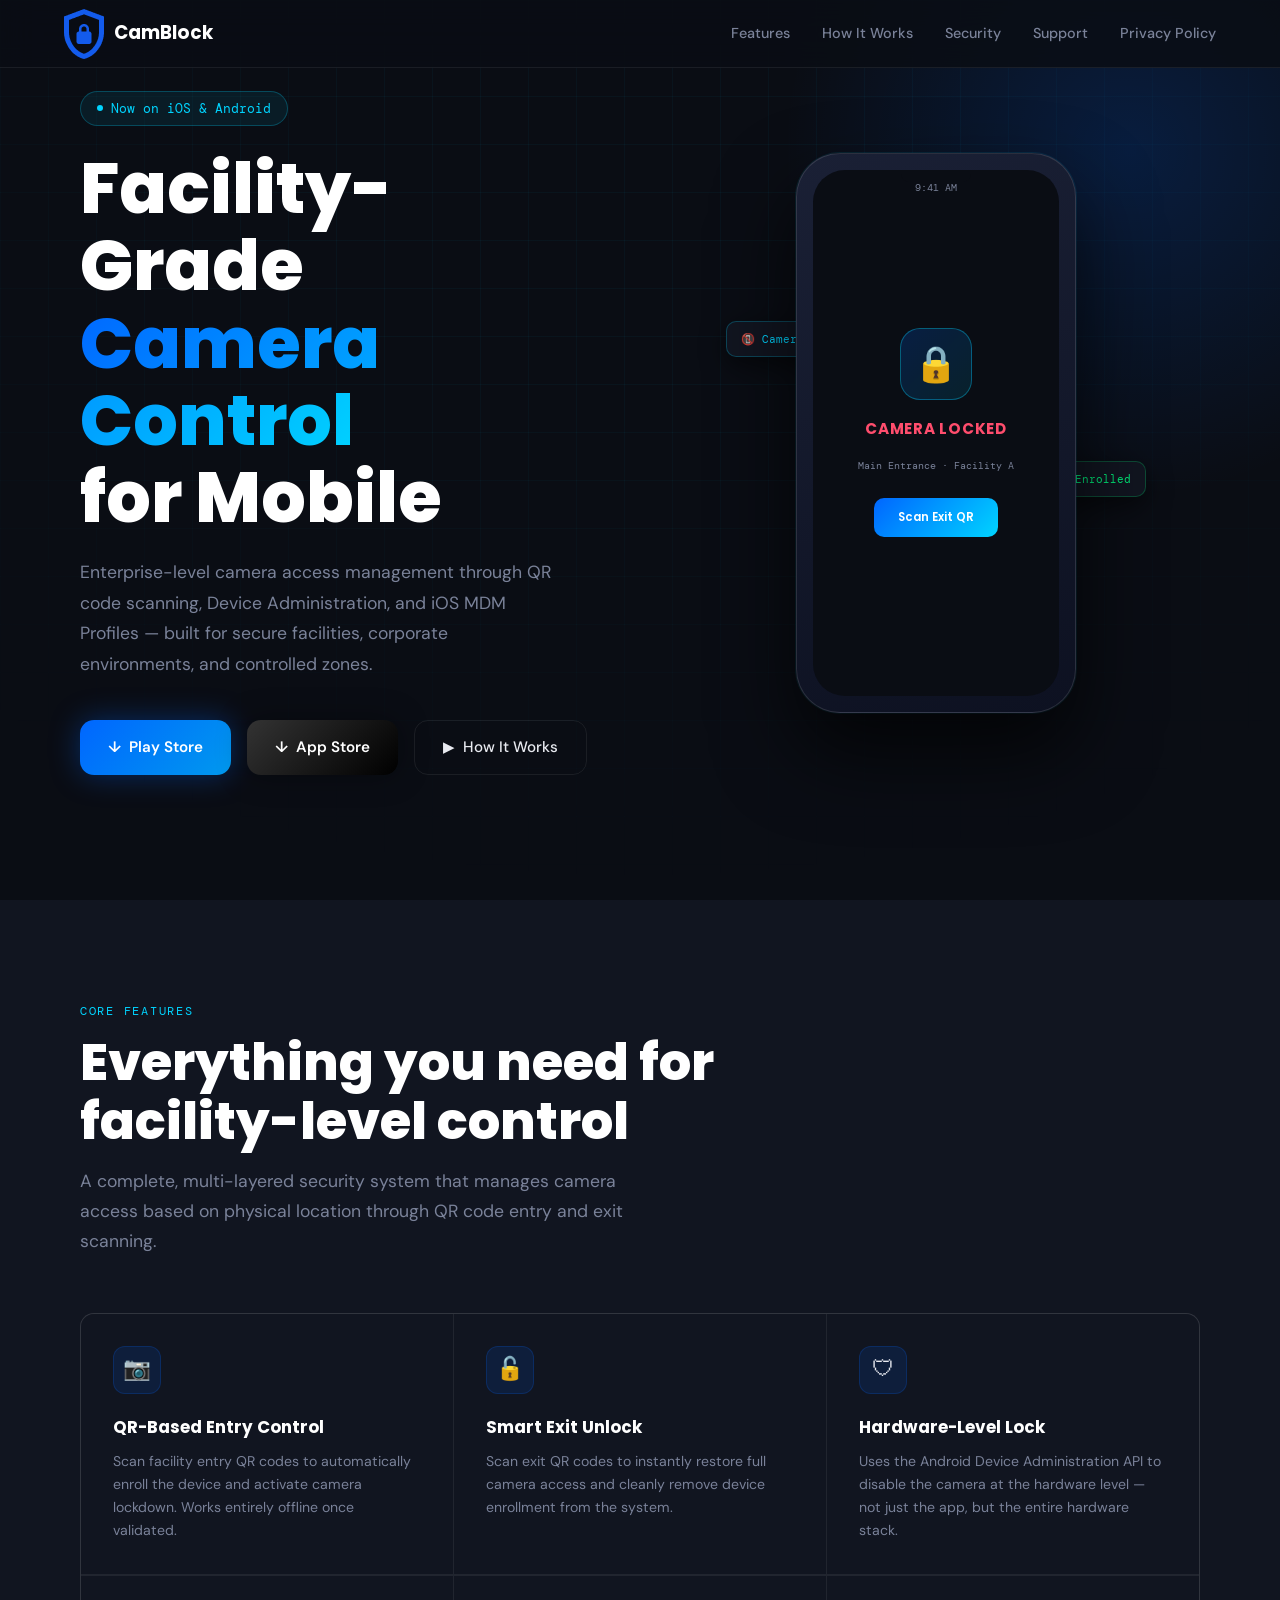
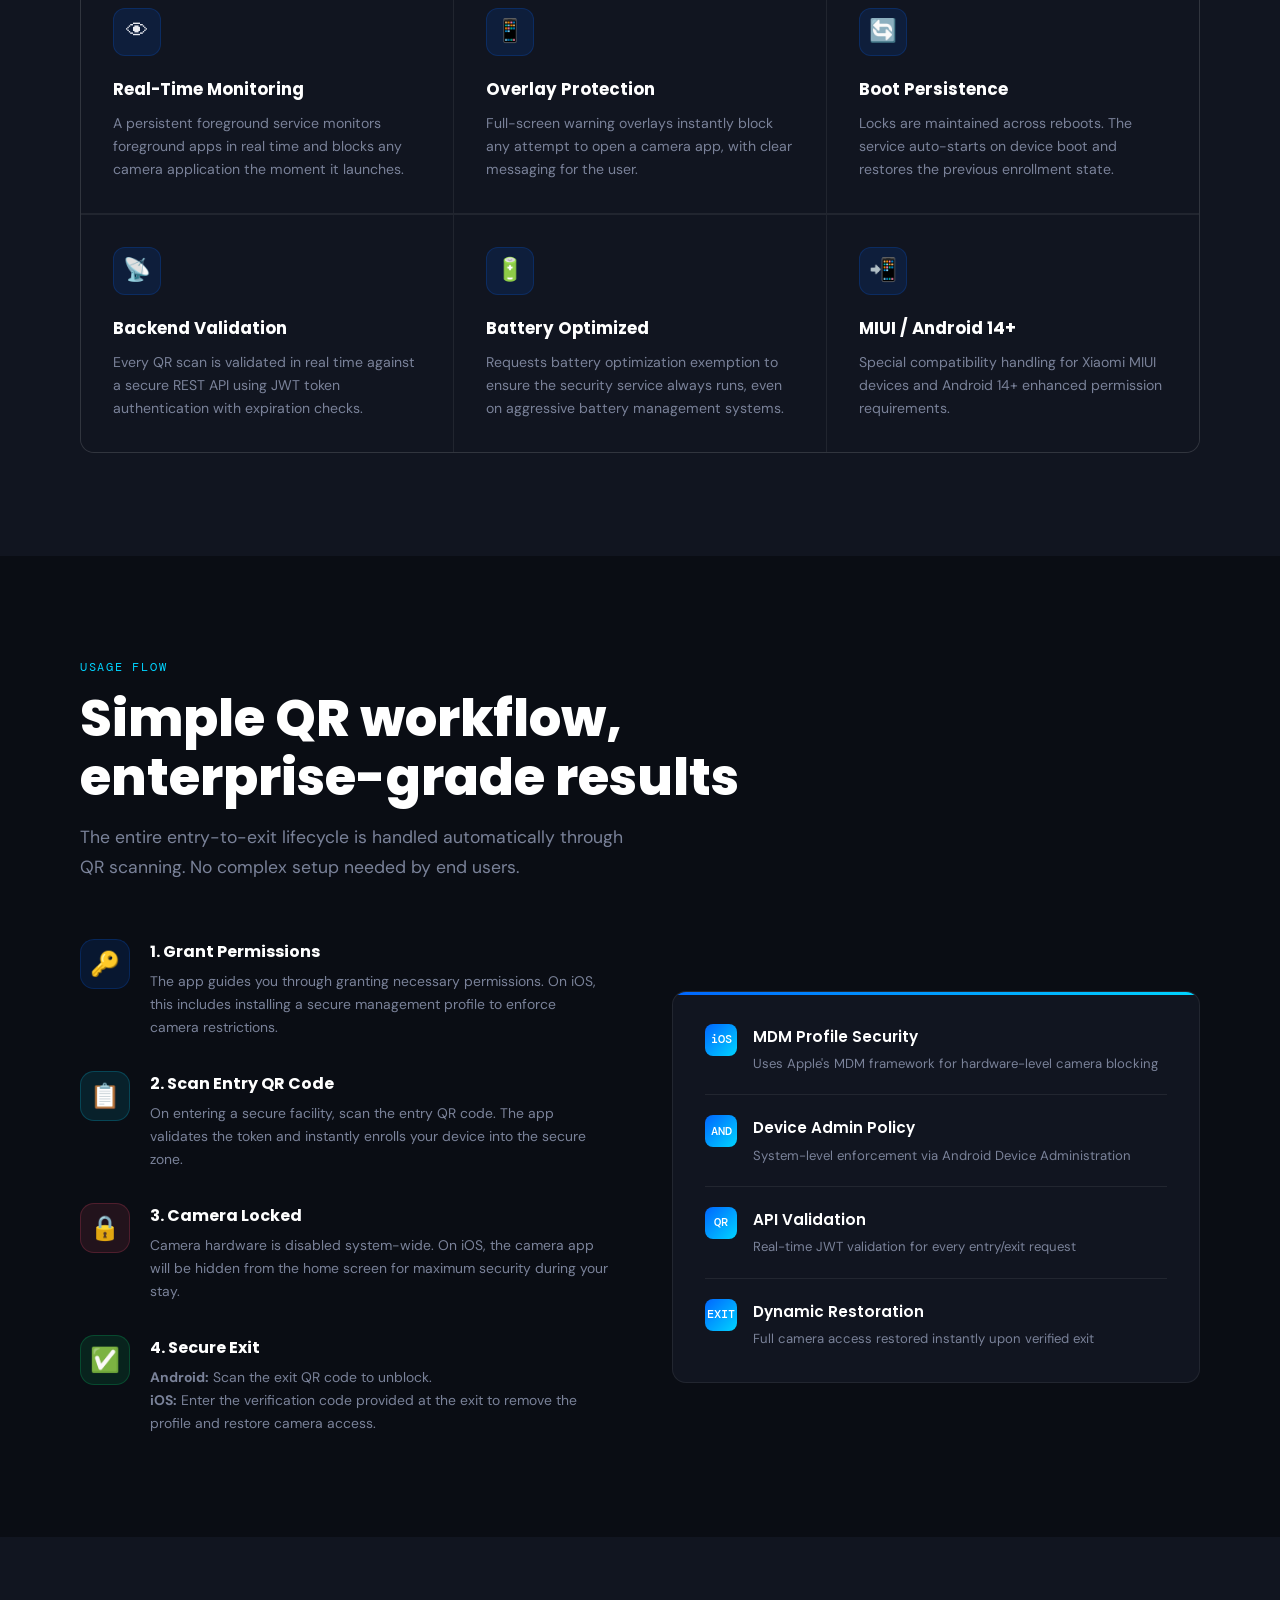
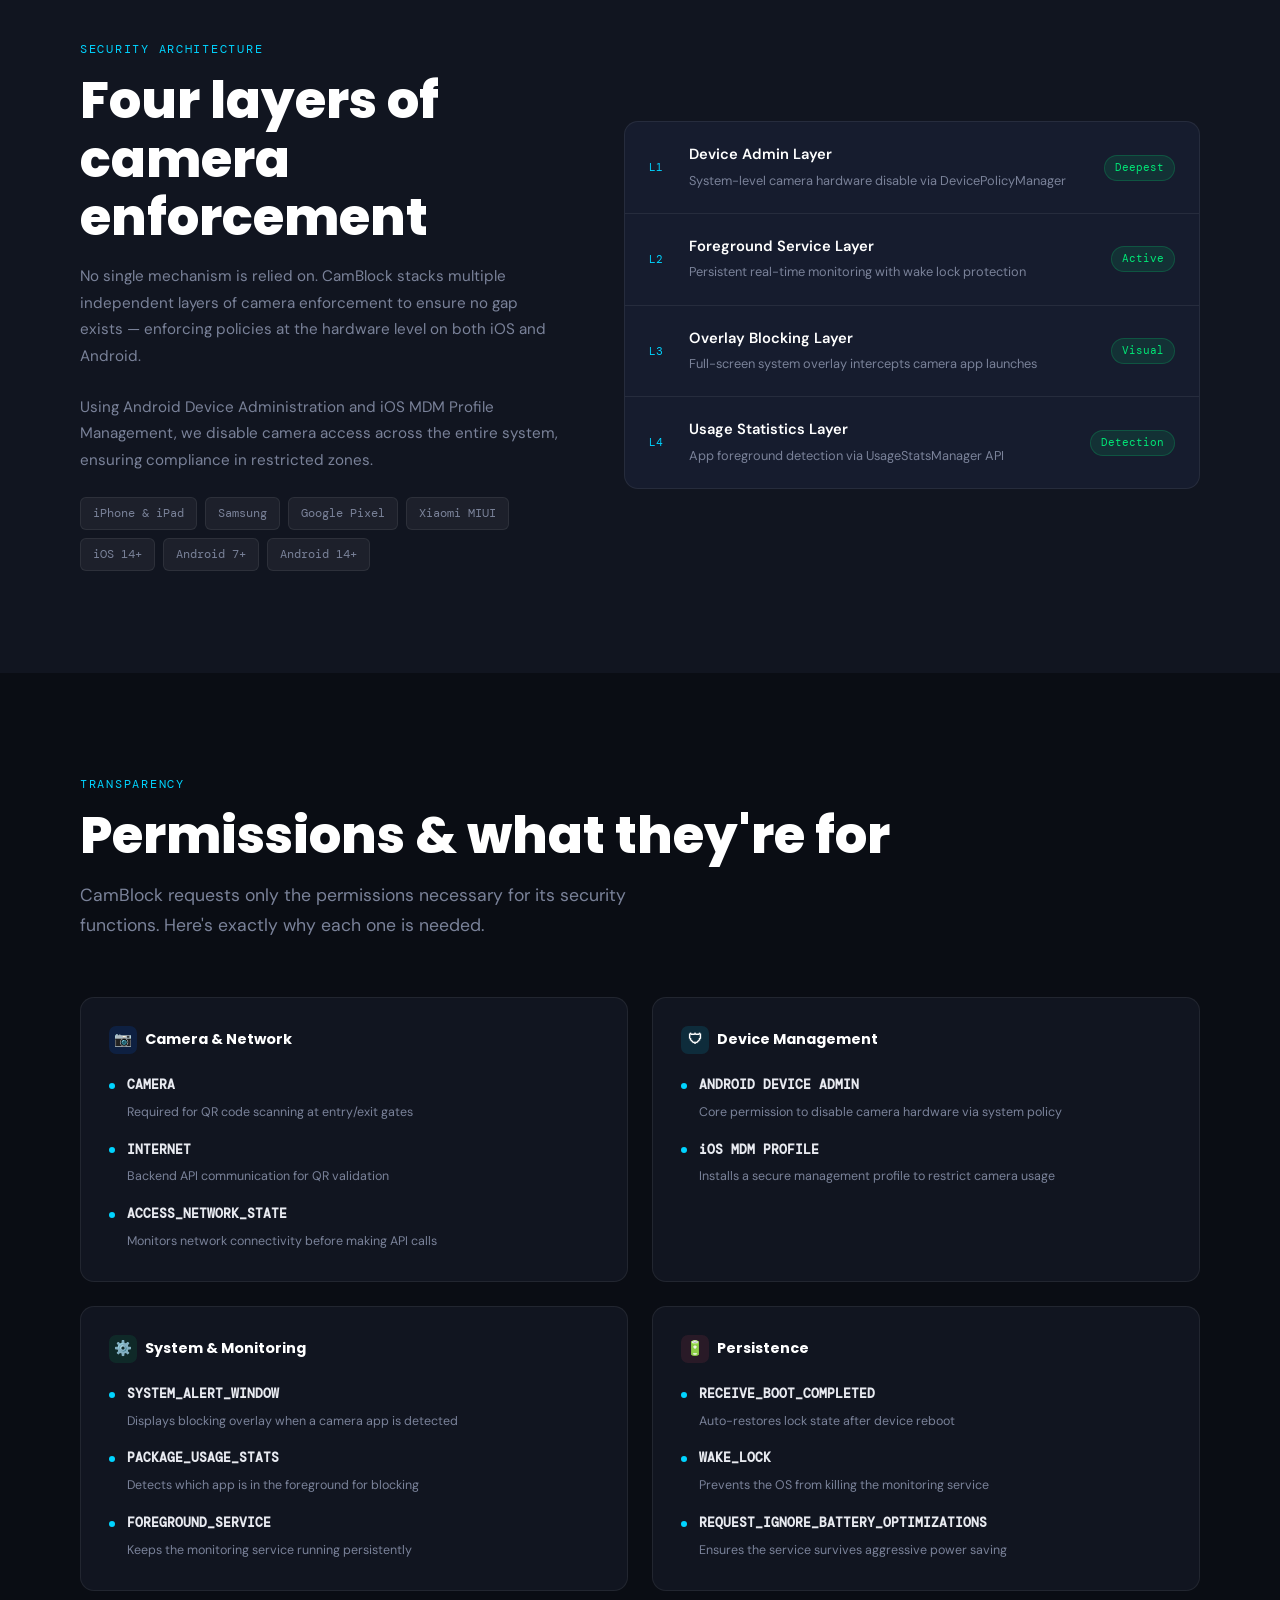
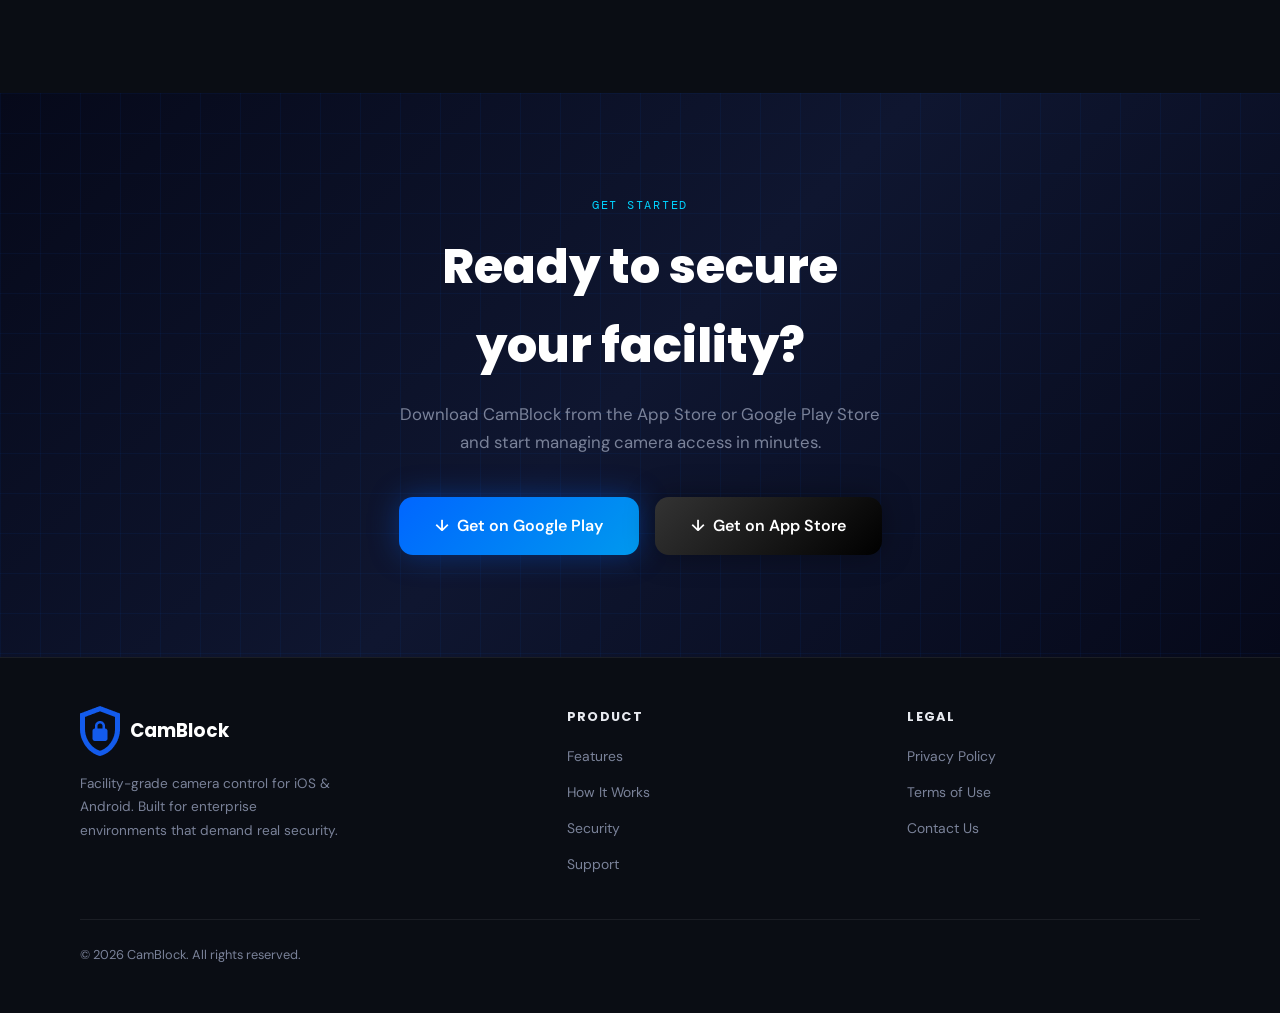
<file: index.html>
<!DOCTYPE html>
<html lang="en">
  <head>
    <meta charset="UTF-8" />
    <meta name="viewport" content="width=device-width, initial-scale=1.0" />
    <title>CamBlock – Facility Camera Control</title>
    <link rel="preconnect" href="https://fonts.googleapis.com" />
    <link
      href="https://fonts.googleapis.com/css2?family=Poppins:wght@300;400;500;600;700&family=Syne:wght@400;600;700;800&family=DM+Sans:ital,wght@0,300;0,400;0,500;1,400&family=DM+Mono:wght@400;500&display=swap"
      rel="stylesheet"
    />
    <link rel="icon" type="image/png" sizes="32x32" href="logo.png">
    <!-- External CSS -->
    <link rel="stylesheet" href="styles.css" />

    <title>CamBlock Home</title>
  </head>
  <body>
    <!-- ── NAV ──────────────────────────────────────── -->
    <nav>
      <a class="nav-logo" href="/">
        <div class="shield"><img src="logo.png" /></div>
        CamBlock
      </a>
      <ul class="nav-links" id="navLinks">
        <li><a href="#features">Features</a></li>
        <li><a href="#how-it-works">How It Works</a></li>
        <li><a href="#security">Security</a></li>
        <li><a href="support.html">Support</a></li>
        <li><a href="privacy.html">Privacy Policy</a></li>
      </ul>
      <div class="hamburger" id="hamburger" onclick="toggleMenu()">
        <span></span><span></span><span></span>
      </div>
    </nav>

    <!-- ── HERO ─────────────────────────────────────── -->
    <section id="hero">
      <div class="hero-bg"></div>
      <div class="hero-glow"></div>
      <div class="container">
        <div class="hero-grid">
          <div class="hero-content">
            <div class="hero-badge">Now on iOS & Android</div>
            <h1 class="hero-title">
              Facility-Grade<br />
              <span>Camera Control</span><br />
              for Mobile
            </h1>
            <p class="hero-desc">
              Enterprise-level camera access management through QR code scanning,
              Device Administration, and iOS MDM Profiles — built for secure facilities,
              corporate environments, and controlled zones.
            </p>
            <div class="hero-actions">
              <a href="https://play.google.com/store/apps/details?id=com.sierra.camblock" target="_blank" class="btn-primary">
                ↓ &nbsp;Play Store
              </a>
              <a href="https://apps.apple.com/in/app/camblock/id6774051262" target="_blank" class="btn-primary" style="background: linear-gradient(135deg, #333, #000); box-shadow: 0 0 30px rgba(0,0,0,0.35);">
                ↓ &nbsp;App Store
              </a>
              <a href="#how-it-works" class="btn-secondary">
                ▶ &nbsp;How It Works
              </a>
            </div>
          </div>

          <div class="hero-visual">
            <div class="phone-wrap">
              <div class="phone-float-badge left">📵 Camera Locked</div>
              <div class="phone-float-badge right">✅ Enrolled</div>
              <div class="phone-outer">
                <div class="phone-screen">
                  <div class="phone-notch"></div>
                  <div class="phone-status-bar">9:41 AM</div>
                  <div class="phone-lock-icon">🔒</div>
                  <div class="phone-status-text">CAMERA LOCKED</div>
                  <div class="phone-sub-text">Main Entrance · Facility A</div>
                  <div class="phone-scan-btn">Scan Exit QR</div>
                </div>
              </div>
            </div>
          </div>
        </div>
      </div>
    </section>

    <!-- ── FEATURES ─────────────────────────────────── -->
    <section id="features">
      <div class="container">
        <div class="section-label">Core Features</div>
        <h2 class="section-title">
          Everything you need for<br />facility-level control
        </h2>
        <p class="section-sub">
          A complete, multi-layered security system that manages camera access
          based on physical location through QR code entry and exit scanning.
        </p>

        <div class="features-grid">
          <div class="feature-card">
            <div class="feature-icon">📷</div>
            <h3>QR-Based Entry Control</h3>
            <p>
              Scan facility entry QR codes to automatically enroll the device
              and activate camera lockdown. Works entirely offline once
              validated.
            </p>
          </div>
          <div class="feature-card">
            <div class="feature-icon">🔓</div>
            <h3>Smart Exit Unlock</h3>
            <p>
              Scan exit QR codes to instantly restore full camera access and
              cleanly remove device enrollment from the system.
            </p>
          </div>
          <div class="feature-card">
            <div class="feature-icon">🛡</div>
            <h3>Hardware-Level Lock</h3>
            <p>
              Uses the Android Device Administration API to disable the camera
              at the hardware level — not just the app, but the entire hardware
              stack.
            </p>
          </div>
          <div class="feature-card">
            <div class="feature-icon">👁</div>
            <h3>Real-Time Monitoring</h3>
            <p>
              A persistent foreground service monitors foreground apps in real
              time and blocks any camera application the moment it launches.
            </p>
          </div>
          <div class="feature-card">
            <div class="feature-icon">📱</div>
            <h3>Overlay Protection</h3>
            <p>
              Full-screen warning overlays instantly block any attempt to open a
              camera app, with clear messaging for the user.
            </p>
          </div>
          <div class="feature-card">
            <div class="feature-icon">🔄</div>
            <h3>Boot Persistence</h3>
            <p>
              Locks are maintained across reboots. The service auto-starts on
              device boot and restores the previous enrollment state.
            </p>
          </div>
          <div class="feature-card">
            <div class="feature-icon">📡</div>
            <h3>Backend Validation</h3>
            <p>
              Every QR scan is validated in real time against a secure REST API
              using JWT token authentication with expiration checks.
            </p>
          </div>
          <div class="feature-card">
            <div class="feature-icon">🔋</div>
            <h3>Battery Optimized</h3>
            <p>
              Requests battery optimization exemption to ensure the security
              service always runs, even on aggressive battery management
              systems.
            </p>
          </div>
          <div class="feature-card">
            <div class="feature-icon">📲</div>
            <h3>MIUI / Android 14+</h3>
            <p>
              Special compatibility handling for Xiaomi MIUI devices and Android
              14+ enhanced permission requirements.
            </p>
          </div>
        </div>
      </div>
    </section>

    <!-- ── HOW IT WORKS ──────────────────────────────── -->
    <section id="how-it-works">
      <div class="container">
        <div class="section-label">Usage Flow</div>
        <h2 class="section-title">
          Simple QR workflow,<br />enterprise-grade results
        </h2>
        <p class="section-sub">
          The entire entry-to-exit lifecycle is handled automatically through QR
          scanning. No complex setup needed by end users.
        </p>

        <div class="steps-grid">
          <ul class="steps-list">
            <li>
              <div class="step-icon-wrap blue">🔑</div>
              <div>
                <h4>1. Grant Permissions</h4>
                <p>
                  The app guides you through granting necessary permissions.
                  On iOS, this includes installing a secure management profile
                  to enforce camera restrictions.
                </p>
              </div>
            </li>
            <li>
              <div class="step-icon-wrap cyan">📋</div>
              <div>
                <h4>2. Scan Entry QR Code</h4>
                <p>
                  On entering a secure facility, scan the entry QR code.
                  The app validates the token and instantly enrolls your device
                  into the secure zone.
                </p>
              </div>
            </li>
            <li>
              <div class="step-icon-wrap red">🔒</div>
              <div>
                <h4>3. Camera Locked</h4>
                <p>
                  Camera hardware is disabled system-wide. On iOS, the camera app
                  will be hidden from the home screen for maximum security
                  during your stay.
                </p>
              </div>
            </li>
            <li>
              <div class="step-icon-wrap green">✅</div>
              <div>
                <h4>4. Secure Exit</h4>
                <p>
                  <b>Android:</b> Scan the exit QR code to unblock.<br />
                  <b>iOS:</b> Enter the verification code provided at the exit
                  to remove the profile and restore camera access.
                </p>
              </div>
            </li>
          </ul>

          <div class="steps-visual">
            <div class="flow-step">
              <div class="step-num">iOS</div>
              <div class="step-info">
                <h4>MDM Profile Security</h4>
                <p>Uses Apple's MDM framework for hardware-level camera blocking</p>
              </div>
            </div>
            <div class="flow-step">
              <div class="step-num">AND</div>
              <div class="step-info">
                <h4>Device Admin Policy</h4>
                <p>System-level enforcement via Android Device Administration</p>
              </div>
            </div>
            <div class="flow-step">
              <div class="step-num">QR</div>
              <div class="step-info">
                <h4>API Validation</h4>
                <p>Real-time JWT validation for every entry/exit request</p>
              </div>
            </div>
            <div class="flow-step">
              <div class="step-num">EXIT</div>
              <div class="step-info">
                <h4>Dynamic Restoration</h4>
                <p>Full camera access restored instantly upon verified exit</p>
              </div>
            </div>
          </div>
        </div>
      </div>
    </section>

    <!-- ── SECURITY ──────────────────────────────────── -->
    <section id="security">
      <div class="container">
        <div class="layers-container">
          <div>
            <div class="section-label">Security Architecture</div>
            <h2 class="section-title">
              Four layers of<br />camera enforcement
            </h2>
            <div class="security-text">
              <p>
                No single mechanism is relied on. CamBlock stacks multiple
                independent layers of camera enforcement to ensure no gap exists —
                enforcing policies at the hardware level on both iOS and Android.
              </p>
              <p>
                Using Android Device Administration and iOS MDM Profile Management,
                we disable camera access across the entire system, ensuring
                compliance in restricted zones.
              </p>
              <div class="compat-tags">
                <span class="tag">iPhone & iPad</span>
                <span class="tag">Samsung</span>
                <span class="tag">Google Pixel</span>
                <span class="tag">Xiaomi MIUI</span>
                <span class="tag">iOS 14+</span>
                <span class="tag">Android 7+</span>
                <span class="tag">Android 14+</span>
              </div>
            </div>
          </div>
          <div class="layer-stack">
            <div class="layer-item">
              <div class="layer-num">L1</div>
              <div class="layer-info">
                <strong>Device Admin Layer</strong>
                <span
                  >System-level camera hardware disable via
                  DevicePolicyManager</span
                >
              </div>
              <div class="layer-badge">Deepest</div>
            </div>
            <div class="layer-item">
              <div class="layer-num">L2</div>
              <div class="layer-info">
                <strong>Foreground Service Layer</strong>
                <span
                  >Persistent real-time monitoring with wake lock
                  protection</span
                >
              </div>
              <div class="layer-badge">Active</div>
            </div>
            <div class="layer-item">
              <div class="layer-num">L3</div>
              <div class="layer-info">
                <strong>Overlay Blocking Layer</strong>
                <span
                  >Full-screen system overlay intercepts camera app
                  launches</span
                >
              </div>
              <div class="layer-badge">Visual</div>
            </div>
            <div class="layer-item">
              <div class="layer-num">L4</div>
              <div class="layer-info">
                <strong>Usage Statistics Layer</strong>
                <span>App foreground detection via UsageStatsManager API</span>
              </div>
              <div class="layer-badge">Detection</div>
            </div>
          </div>
        </div>
      </div>
    </section>

    <!-- ── PERMISSIONS ───────────────────────────────── -->
    <section id="permissions">
      <div class="container">
        <div class="section-label">Transparency</div>
        <h2 class="section-title">Permissions & what they're for</h2>
        <p class="section-sub">
          CamBlock requests only the permissions necessary for its security
          functions. Here's exactly why each one is needed.
        </p>

        <div class="perms-grid">
          <div class="perm-group">
            <h3><span class="b">📷</span> Camera & Network</h3>
            <div class="perm-item">
              <div class="perm-dot"></div>
              <div class="perm-item-info">
                <strong>CAMERA</strong>
                <span>Required for QR code scanning at entry/exit gates</span>
              </div>
            </div>
            <div class="perm-item">
              <div class="perm-dot"></div>
              <div class="perm-item-info">
                <strong>INTERNET</strong>
                <span>Backend API communication for QR validation</span>
              </div>
            </div>
            <div class="perm-item">
              <div class="perm-dot"></div>
              <div class="perm-item-info">
                <strong>ACCESS_NETWORK_STATE</strong>
                <span
                  >Monitors network connectivity before making API calls</span
                >
              </div>
            </div>
          </div>

          <div class="perm-group">
            <h3><span class="c">🛡</span> Device Management</h3>
            <div class="perm-item">
              <div class="perm-dot"></div>
              <div class="perm-item-info">
                <strong>ANDROID DEVICE ADMIN</strong>
                <span
                  >Core permission to disable camera hardware via system policy</span
                >
              </div>
            </div>
            <div class="perm-item">
              <div class="perm-dot"></div>
              <div class="perm-item-info">
                <strong>iOS MDM PROFILE</strong>
                <span>Installs a secure management profile to restrict camera usage</span>
              </div>
            </div>
          </div>

          <div class="perm-group">
            <h3><span class="g">⚙️</span> System & Monitoring</h3>
            <div class="perm-item">
              <div class="perm-dot"></div>
              <div class="perm-item-info">
                <strong>SYSTEM_ALERT_WINDOW</strong>
                <span
                  >Displays blocking overlay when a camera app is detected</span
                >
              </div>
            </div>
            <div class="perm-item">
              <div class="perm-dot"></div>
              <div class="perm-item-info">
                <strong>PACKAGE_USAGE_STATS</strong>
                <span>Detects which app is in the foreground for blocking</span>
              </div>
            </div>
            <div class="perm-item">
              <div class="perm-dot"></div>
              <div class="perm-item-info">
                <strong>FOREGROUND_SERVICE</strong>
                <span>Keeps the monitoring service running persistently</span>
              </div>
            </div>
          </div>

          <div class="perm-group">
            <h3><span class="r">🔋</span> Persistence</h3>
            <div class="perm-item">
              <div class="perm-dot"></div>
              <div class="perm-item-info">
                <strong>RECEIVE_BOOT_COMPLETED</strong>
                <span>Auto-restores lock state after device reboot</span>
              </div>
            </div>
            <div class="perm-item">
              <div class="perm-dot"></div>
              <div class="perm-item-info">
                <strong>WAKE_LOCK</strong>
                <span>Prevents the OS from killing the monitoring service</span>
              </div>
            </div>
            <div class="perm-item">
              <div class="perm-dot"></div>
              <div class="perm-item-info">
                <strong>REQUEST_IGNORE_BATTERY_OPTIMIZATIONS</strong>
                <span
                  >Ensures the service survives aggressive power saving</span
                >
              </div>
            </div>
          </div>
        </div>
      </div>
    </section>

    <!-- ── CTA ───────────────────────────────────────── -->
    <section id="cta">
      <div class="container">
        <div class="cta-inner">
          <div
            class="section-label"
            style="justify-content: center; display: flex"
          >
            Get Started
          </div>
          <h2>Ready to secure<br />your facility?</h2>
          <p>
            Download CamBlock from the App Store or Google Play Store and start managing
            camera access in minutes.
          </p>
          <div
            style="
              display: flex;
              gap: 1rem;
              justify-content: center;
              flex-wrap: wrap;
            "
          >
            <a
              href="https://play.google.com/store/apps/details?id=com.sierra.camblock"
              target="_blank"
              class="btn-primary"
              style="font-size: 1rem; padding: 16px 36px"
            >
              ↓ &nbsp;Get on Google Play
            </a>
            <a
              href="https://apps.apple.com/in/app/camblock/id6774051262"
              target="_blank"
              class="btn-primary"
              style="font-size: 1rem; padding: 16px 36px; background: linear-gradient(135deg, #333, #000); box-shadow: 0 0 30px rgba(0,0,0,0.35);"
            >
              ↓ &nbsp;Get on App Store
            </a>
          </div>
        </div>
      </div>
    </section>

    <!-- ── FOOTER ────────────────────────────────────── -->
    <footer>
      <div class="footer-inner">
        <div class="footer-brand">
          <a class="nav-logo" href="/">
            <div class="shield"><img src="logo.png" /></div>
            CamBlock
          </a>
          <p>
            Facility-grade camera control for iOS & Android. Built for enterprise
            environments that demand real security.
          </p>
        </div>
        <div class="footer-col">
          <h4>Product</h4>
          <ul>
            <li><a href="#features">Features</a></li>
            <li><a href="#how-it-works">How It Works</a></li>
            <li><a href="#security">Security</a></li>
            <li><a href="support.html">Support</a></li>
          </ul>
        </div>
        <div class="footer-col">
          <h4>Legal</h4>
          <ul>
            <li><a href="privacy.html">Privacy Policy</a></li>
            <li><a href="privacy.html">Terms of Use</a></li>
            <li><a href="support.html">Contact Us</a></li>
          </ul>
        </div>
      </div>
      <div class="footer-bottom">
        <span>© 2026 CamBlock. All rights reserved.</span>
      </div>
    </footer>

    <script>
      function toggleMenu() {
        const links = document.getElementById("navLinks");
        links.classList.toggle("open");
      }

      // Close menu on link click
      document.querySelectorAll(".nav-links a").forEach((link) => {
        link.addEventListener("click", () => {
          document.getElementById("navLinks").classList.remove("open");
        });
      });

      // Scroll reveal
      const observer = new IntersectionObserver(
        (entries) => {
          entries.forEach((entry) => {
            if (entry.isIntersecting) {
              entry.target.style.opacity = "1";
              entry.target.style.transform = "translateY(0)";
            }
          });
        },
        { threshold: 0.1 }
      );

      document
        .querySelectorAll(
          ".feature-card, .steps-list li, .layer-item, .perm-group"
        )
        .forEach((el) => {
          el.style.opacity = "0";
          el.style.transform = "translateY(20px)";
          el.style.transition = "opacity .5s ease, transform .5s ease";
          observer.observe(el);
        });
    </script>
  </body>
</html>
</file>
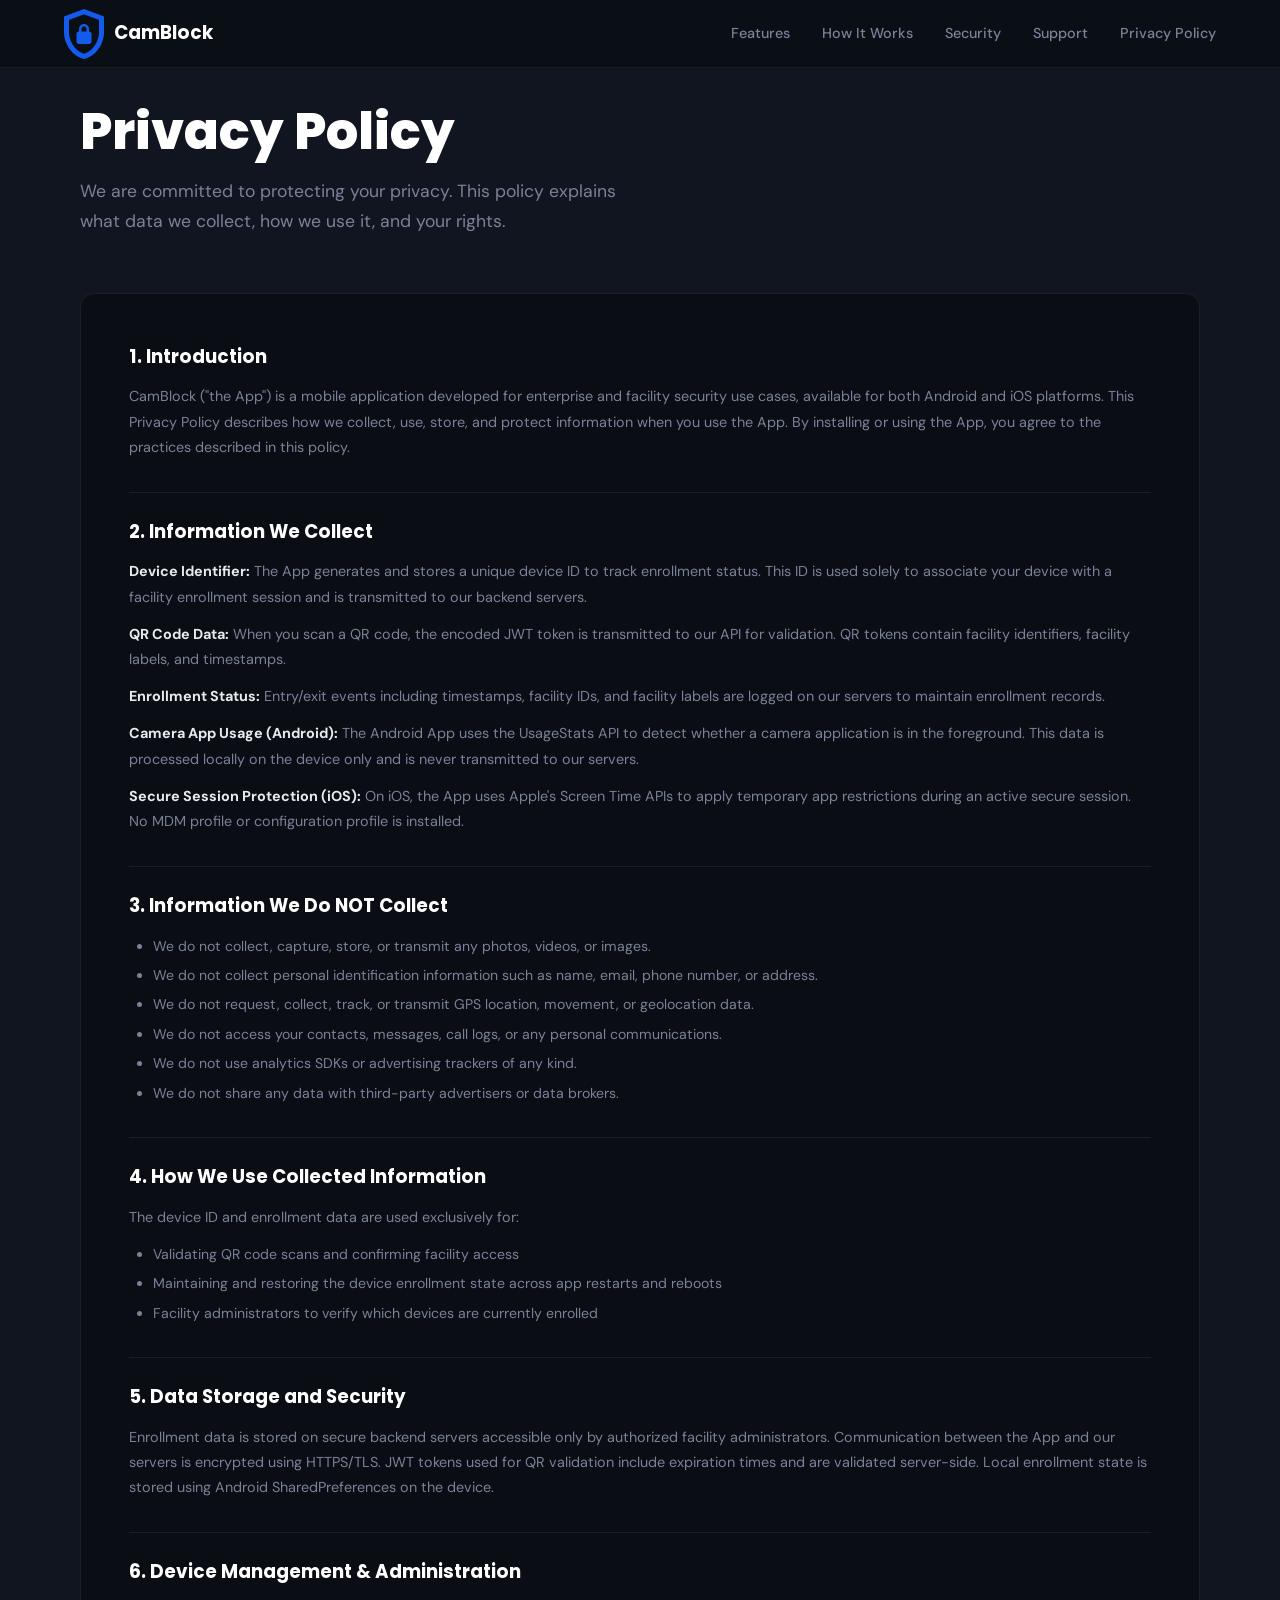
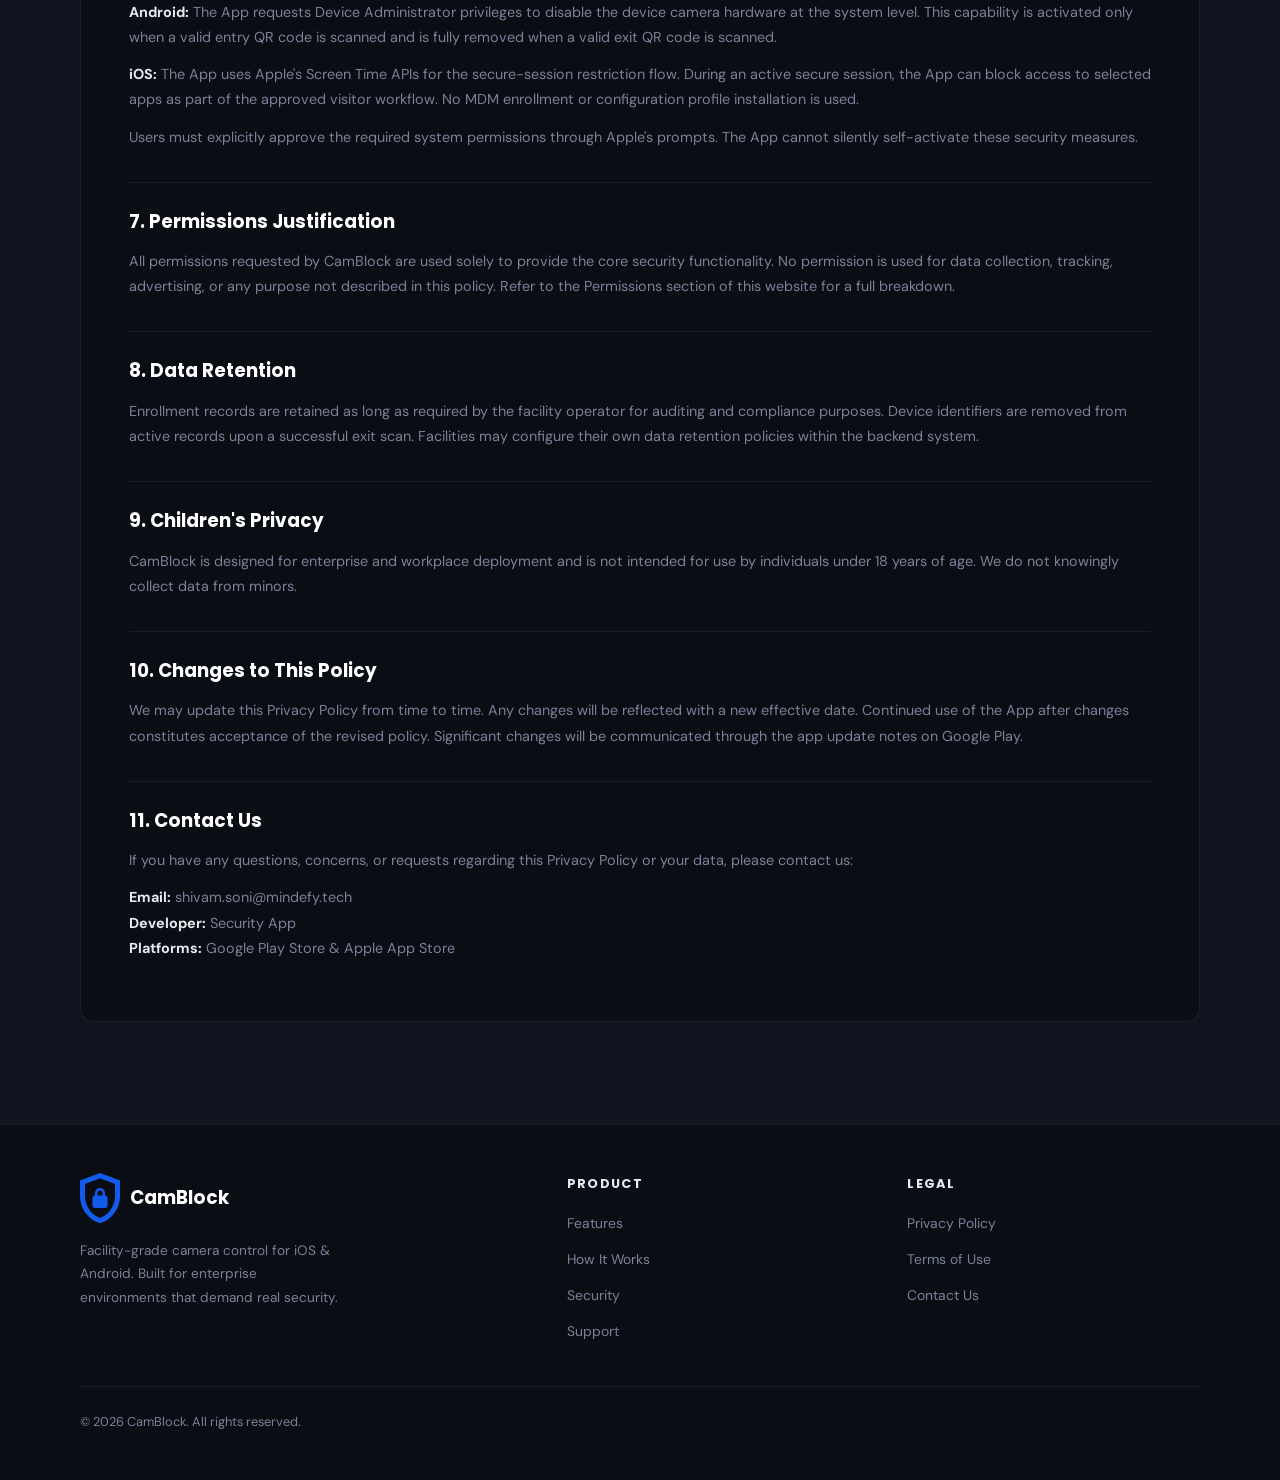
<file: privacy.html>
<!DOCTYPE html>
<html lang="en">
  <head>
    <meta charset="UTF-8" />
    <meta name="viewport" content="width=device-width, initial-scale=1.0" />
    <title>CamBlock – Facility Camera Control</title>
    <link rel="preconnect" href="https://fonts.googleapis.com" />
    <link
      href="https://fonts.googleapis.com/css2?family=Poppins:wght@300;400;500;600;700&family=Syne:wght@400;600;700;800&family=DM+Sans:ital,wght@0,300;0,400;0,500;1,400&family=DM+Mono:wght@400;500&display=swap"
      rel="stylesheet"
    />
    <link rel="icon" type="image/png" sizes="32x32" href="logo.png">
    <!-- External CSS -->
    <link rel="stylesheet" href="styles.css" />

    <title>CamBlock Privacy Policy</title>
  </head>
  <body>
    <!-- ── NAV ──────────────────────────────────────── -->
    <nav>
      <a class="nav-logo" href="/">
        <div class="shield"><img src="logo.png" /></div>
        CamBlock
      </a>
      <ul class="nav-links" id="navLinks">
        <li><a href="/#features">Features</a></li>
        <li><a href="/#how-it-works">How It Works</a></li>
        <li><a href="/#security">Security</a></li>
        <li><a href="support.html">Support</a></li>
        <li><a href="privacy.html">Privacy Policy</a></li>
      </ul>
      <div class="hamburger" id="hamburger" onclick="toggleMenu()">
        <span></span><span></span><span></span>
      </div>
    </nav>

    <!-- ── PRIVACY POLICY ────────────────────────────── -->
    <section id="privacy">
      <div class="container">
        <h2 class="section-title">Privacy Policy</h2>
        <p class="section-sub">
          We are committed to protecting your privacy. This policy explains what
          data we collect, how we use it, and your rights.
        </p>

        <div class="privacy-card">
          <h3>1. Introduction</h3>
          <p>
            CamBlock ("the App") is a mobile application developed for
            enterprise and facility security use cases, available for both
            Android and iOS platforms. This Privacy Policy describes how we
            collect, use, store, and protect information when you use the App.
            By installing or using the App, you agree to the practices described
            in this policy.
          </p>

          <h3>2. Information We Collect</h3>
          <p>
            <strong>Device Identifier:</strong> The App generates and stores a
            unique device ID to track enrollment status. This ID is used solely
            to associate your device with a facility enrollment session and is
            transmitted to our backend servers.
          </p>
          <p>
            <strong>QR Code Data:</strong> When you scan a QR code, the encoded
            JWT token is transmitted to our API for validation. QR tokens
            contain facility identifiers, facility labels, and timestamps.
          </p>
          <p>
            <strong>Enrollment Status:</strong> Entry/exit events including
            timestamps, facility IDs, and facility labels are logged on our
            servers to maintain enrollment records.
          </p>
          <p>
            <strong>Camera App Usage (Android):</strong> The Android App uses
            the UsageStats API to detect whether a camera application is in the
            foreground. This data is processed locally on the device only and is
            never transmitted to our servers.
          </p>
          <p>
            <strong>Secure Session Protection (iOS):</strong> On iOS, the App
            uses Apple's Screen Time APIs to apply temporary app restrictions
            during an active secure session. No MDM profile or configuration
            profile is installed.
          </p>

          <h3>3. Information We Do NOT Collect</h3>
          <ul>
            <li>
              We do not collect, capture, store, or transmit any photos, videos,
              or images.
            </li>
            <li>
              We do not collect personal identification information such as
              name, email, phone number, or address.
            </li>
            <li>
              We do not request, collect, track, or transmit GPS location,
              movement, or geolocation data.
            </li>
            <li>
              We do not access your contacts, messages, call logs, or any
              personal communications.
            </li>
            <li>
              We do not use analytics SDKs or advertising trackers of any kind.
            </li>
            <li>
              We do not share any data with third-party advertisers or data
              brokers.
            </li>
          </ul>

          <h3>4. How We Use Collected Information</h3>
          <p>The device ID and enrollment data are used exclusively for:</p>
          <ul>
            <li>Validating QR code scans and confirming facility access</li>
            <li>
              Maintaining and restoring the device enrollment state across app
              restarts and reboots
            </li>
            <li>
              Facility administrators to verify which devices are currently
              enrolled
            </li>
          </ul>

          <h3>5. Data Storage and Security</h3>
          <p>
            Enrollment data is stored on secure backend servers accessible only
            by authorized facility administrators. Communication between the App
            and our servers is encrypted using HTTPS/TLS. JWT tokens used for QR
            validation include expiration times and are validated server-side.
            Local enrollment state is stored using Android SharedPreferences on
            the device.
          </p>

          <h3>6. Device Management & Administration</h3>
          <p>
            <strong>Android:</strong> The App requests Device Administrator
            privileges to disable the device camera hardware at the system
            level. This capability is activated only when a valid entry QR code
            is scanned and is fully removed when a valid exit QR code is
            scanned.
          </p>
          <p>
            <strong>iOS:</strong> The App uses Apple's Screen Time APIs for the
            secure-session restriction flow. During an active secure session,
            the App can block access to selected apps as part of the approved
            visitor workflow. No MDM enrollment or configuration profile
            installation is used.
          </p>
          <p>
            Users must explicitly approve the required system permissions
            through Apple's prompts. The App cannot silently self-activate these
            security measures.
          </p>

          <h3>7. Permissions Justification</h3>
          <p>
            All permissions requested by CamBlock are used solely to provide the
            core security functionality. No permission is used for data
            collection, tracking, advertising, or any purpose not described in
            this policy. Refer to the Permissions section of this website for a
            full breakdown.
          </p>

          <h3>8. Data Retention</h3>
          <p>
            Enrollment records are retained as long as required by the facility
            operator for auditing and compliance purposes. Device identifiers
            are removed from active records upon a successful exit scan.
            Facilities may configure their own data retention policies within
            the backend system.
          </p>

          <h3>9. Children's Privacy</h3>
          <p>
            CamBlock is designed for enterprise and workplace deployment and is
            not intended for use by individuals under 18 years of age. We do not
            knowingly collect data from minors.
          </p>

          <h3>10. Changes to This Policy</h3>
          <p>
            We may update this Privacy Policy from time to time. Any changes
            will be reflected with a new effective date. Continued use of the
            App after changes constitutes acceptance of the revised policy.
            Significant changes will be communicated through the app update
            notes on Google Play.
          </p>

          <h3>11. Contact Us</h3>
          <p>
            If you have any questions, concerns, or requests regarding this
            Privacy Policy or your data, please contact us:
          </p>
          <p>
            <strong>Email:</strong> shivam.soni@mindefy.tech<br />
            <strong>Developer:</strong> Security App<br />
            <strong>Platforms:</strong> Google Play Store & Apple App Store
          </p>
        </div>
      </div>
    </section>

    <!-- ── FOOTER ────────────────────────────────────── -->
    <footer>
      <div class="footer-inner">
        <div class="footer-brand">
          <a class="nav-logo" href="/">
            <div class="shield"><img src="logo.png" /></div>
            CamBlock
          </a>
          <p>
            Facility-grade camera control for iOS & Android. Built for enterprise
            environments that demand real security.
          </p>
        </div>
        <div class="footer-col">
          <h4>Product</h4>
          <ul>
            <li><a href="/#features">Features</a></li>
            <li><a href="/#how-it-works">How It Works</a></li>
            <li><a href="/#security">Security</a></li>
            <li><a href="support.html">Support</a></li>
          </ul>
        </div>
        <div class="footer-col">
          <h4>Legal</h4>
          <ul>
            <li><a href="privacy.html">Privacy Policy</a></li>
            <li><a href="privacy.html">Terms of Use</a></li>
            <li><a href="support.html">Contact Us</a></li>
          </ul>
        </div>
      </div>
      <div class="footer-bottom">
        <span>© 2026 CamBlock. All rights reserved.</span>
      </div>
    </footer>

    <script>
      function toggleMenu() {
        const links = document.getElementById("navLinks");
        links.classList.toggle("open");
      }

      // Close menu on link click
      document.querySelectorAll(".nav-links a").forEach((link) => {
        link.addEventListener("click", () => {
          document.getElementById("navLinks").classList.remove("open");
        });
      });

      // Scroll reveal
      const observer = new IntersectionObserver(
        (entries) => {
          entries.forEach((entry) => {
            if (entry.isIntersecting) {
              entry.target.style.opacity = "1";
              entry.target.style.transform = "translateY(0)";
            }
          });
        },
        { threshold: 0.1 },
      );

      document
        .querySelectorAll(
          ".feature-card, .steps-list li, .layer-item, .perm-group",
        )
        .forEach((el) => {
          el.style.opacity = "0";
          el.style.transform = "translateY(20px)";
          el.style.transition = "opacity .5s ease, transform .5s ease";
          observer.observe(el);
        });
    </script>
  </body>
</html>
</file>
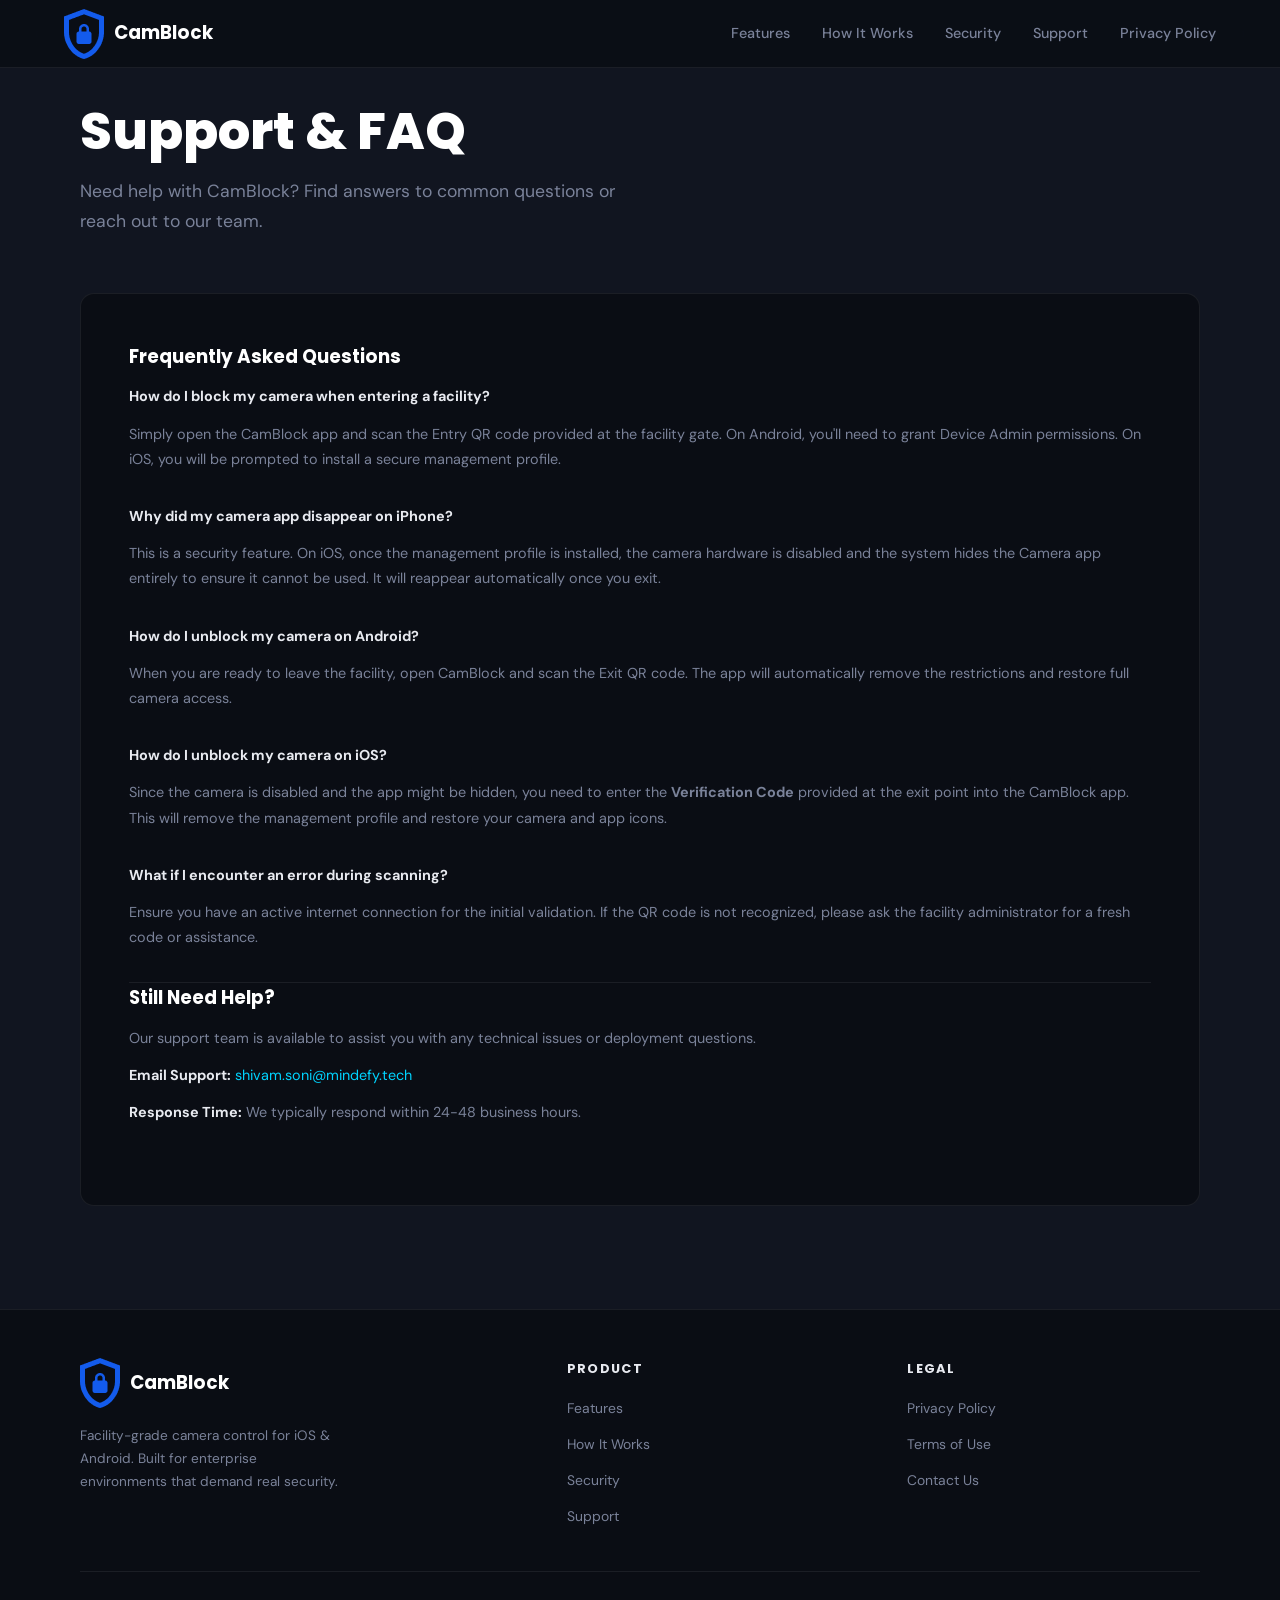
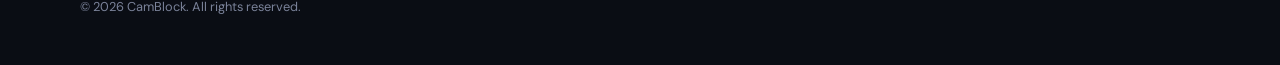
<file: support.html>
<!DOCTYPE html>
<html lang="en">
  <head>
    <meta charset="UTF-8" />
    <meta name="viewport" content="width=device-width, initial-scale=1.0" />
    <title>CamBlock – Support & FAQ</title>
    <link rel="preconnect" href="https://fonts.googleapis.com" />
    <link
      href="https://fonts.googleapis.com/css2?family=Poppins:wght@300;400;500;600;700&family=Syne:wght@400;600;700;800&family=DM+Sans:ital,wght@0,300;0,400;0,500;1,400&family=DM+Mono:wght@400;500&display=swap"
      rel="stylesheet"
    />
    <link rel="icon" type="image/png" sizes="32x32" href="logo.png">
    <!-- External CSS -->
    <link rel="stylesheet" href="styles.css" />

    <title>CamBlock Support</title>
  </head>
  <body>
    <!-- ── NAV ──────────────────────────────────────── -->
    <nav>
      <a class="nav-logo" href="/">
        <div class="shield"><img src="logo.png" /></div>
        CamBlock
      </a>
      <ul class="nav-links" id="navLinks">
        <li><a href="/#features">Features</a></li>
        <li><a href="/#how-it-works">How It Works</a></li>
        <li><a href="/#security">Security</a></li>
        <li><a href="support.html">Support</a></li>
        <li><a href="privacy.html">Privacy Policy</a></li>
      </ul>
      <div class="hamburger" id="hamburger" onclick="toggleMenu()">
        <span></span><span></span><span></span>
      </div>
    </nav>

    <!-- ── SUPPORT SECTION ────────────────────────────── -->
    <section id="support">
      <div class="container">
        <h2 class="section-title">Support & FAQ</h2>
        <p class="section-sub">
          Need help with CamBlock? Find answers to common questions or reach out to our team.
        </p>

        <div class="privacy-card">
          <h3>Frequently Asked Questions</h3>
          
          <div style="margin-bottom: 2rem;">
            <p><strong>How do I block my camera when entering a facility?</strong></p>
            <p>
              Simply open the CamBlock app and scan the Entry QR code provided at the facility gate. 
              On Android, you'll need to grant Device Admin permissions. On iOS, you will be prompted 
              to install a secure management profile.
            </p>
          </div>

          <div style="margin-bottom: 2rem;">
            <p><strong>Why did my camera app disappear on iPhone?</strong></p>
            <p>
              This is a security feature. On iOS, once the management profile is installed, 
              the camera hardware is disabled and the system hides the Camera app entirely 
              to ensure it cannot be used. It will reappear automatically once you exit.
            </p>
          </div>

          <div style="margin-bottom: 2rem;">
            <p><strong>How do I unblock my camera on Android?</strong></p>
            <p>
              When you are ready to leave the facility, open CamBlock and scan the Exit QR code. 
              The app will automatically remove the restrictions and restore full camera access.
            </p>
          </div>

          <div style="margin-bottom: 2rem;">
            <p><strong>How do I unblock my camera on iOS?</strong></p>
            <p>
              Since the camera is disabled and the app might be hidden, you need to enter the 
              <b>Verification Code</b> provided at the exit point into the CamBlock app. 
              This will remove the management profile and restore your camera and app icons.
            </p>
          </div>

          <div style="margin-bottom: 2rem;">
            <p><strong>What if I encounter an error during scanning?</strong></p>
            <p>
              Ensure you have an active internet connection for the initial validation. 
              If the QR code is not recognized, please ask the facility administrator 
              for a fresh code or assistance.
            </p>
          </div>

          <div style="margin-bottom: 2rem; border-top: 1px solid var(--border); pt: 2rem;">
            <h3>Still Need Help?</h3>
            <p>
              Our support team is available to assist you with any technical issues or 
              deployment questions.
            </p>
            <p>
              <strong>Email Support:</strong> <a href="mailto:shivam.soni@mindefy.tech" style="color: var(--accent); text-decoration: none;">shivam.soni@mindefy.tech</a>
            </p>
            <p>
              <strong>Response Time:</strong> We typically respond within 24-48 business hours.
            </p>
          </div>
        </div>
      </div>
    </section>

    <!-- ── FOOTER ────────────────────────────────────── -->
    <footer>
      <div class="footer-inner">
        <div class="footer-brand">
          <a class="nav-logo" href="/">
            <div class="shield"><img src="logo.png" /></div>
            CamBlock
          </a>
          <p>
            Facility-grade camera control for iOS & Android. Built for enterprise
            environments that demand real security.
          </p>
        </div>
        <div class="footer-col">
          <h4>Product</h4>
          <ul>
            <li><a href="/#features">Features</a></li>
            <li><a href="/#how-it-works">How It Works</a></li>
            <li><a href="/#security">Security</a></li>
            <li><a href="support.html">Support</a></li>
          </ul>
        </div>
        <div class="footer-col">
          <h4>Legal</h4>
          <ul>
            <li><a href="privacy.html">Privacy Policy</a></li>
            <li><a href="privacy.html">Terms of Use</a></li>
            <li><a href="support.html">Contact Us</a></li>
          </ul>
        </div>
      </div>
      <div class="footer-bottom">
        <span>© 2026 CamBlock. All rights reserved.</span>
      </div>
    </footer>

    <script>
      function toggleMenu() {
        const links = document.getElementById("navLinks");
        links.classList.toggle("open");
      }

      // Close menu on link click
      document.querySelectorAll(".nav-links a").forEach((link) => {
        link.addEventListener("click", () => {
          document.getElementById("navLinks").classList.remove("open");
        });
      });

      // Scroll reveal
      const observer = new IntersectionObserver(
        (entries) => {
          entries.forEach((entry) => {
            if (entry.isIntersecting) {
              entry.target.style.opacity = "1";
              entry.target.style.transform = "translateY(0)";
            }
          });
        },
        { threshold: 0.1 }
      );

      document
        .querySelectorAll(
          ".feature-card, .steps-list li, .layer-item, .perm-group"
        )
        .forEach((el) => {
          el.style.opacity = "0";
          el.style.transform = "translateY(20px)";
          el.style.transition = "opacity .5s ease, transform .5s ease";
          observer.observe(el);
        });
    </script>
  </body>
</html>
</file>
<file: styles.css>
*,
*::before,
*::after {
    box-sizing: border-box;
    margin: 0;
    padding: 0;
}

:root {
    --bg: #0a0d14;
    --surface: #111520;
    --surface2: #161c2e;
    --border: rgba(255, 255, 255, 0.07);
    --accent: #00d4ff;
    --accent2: #0066ff;
    --warn: #ff4d6d;
    --text: #e8eaf0;
    --muted: #7a8299;
    --white: #ffffff;
    --radius: 14px;
    --font-head: "Poppins", sans-serif;
    --font-body: "DM Sans", sans-serif;
    --font-mono: "DM Mono", monospace;
}

html {
    scroll-behavior: smooth;
}

body {
    background: var(--bg);
    color: var(--text);
    font-family: var(--font-body);
    font-size: 16px;
    line-height: 1.65;
    overflow-x: hidden;
}

/* ── Nav ───────────────────────────────────────── */
nav {
    position: fixed;
    top: 0;
    left: 0;
    right: 0;
    z-index: 100;
    display: flex;
    align-items: center;
    justify-content: space-between;
    padding: 0 clamp(1.5rem, 5vw, 4rem);
    height: 68px;
    background: rgba(10, 13, 20, 0.85);
    backdrop-filter: blur(18px);
    border-bottom: 1px solid var(--border);
}

.nav-logo {
    display: flex;
    align-items: center;
    gap: 10px;
    font-family: var(--font-head);
    font-weight: 700;
    font-size: 1.15rem;
    color: var(--white);
    text-decoration: none;
}

.nav-logo .shield {
    border-radius: 8px;
    display: grid;
    place-items: center;
    font-size: 1rem;
}

.nav-links {
    display: flex;
    gap: 2rem;
    list-style: none;
}

.nav-links a {
    color: var(--muted);
    text-decoration: none;
    font-size: 0.9rem;
    font-weight: 500;
    transition: color 0.2s;
}

.nav-links a:hover {
    color: var(--white);
}

.nav-cta {
    background: var(--accent2);
    color: #fff !important;
    padding: 8px 20px;
    border-radius: 8px;
    font-weight: 600 !important;
    transition: background 0.2s, transform 0.2s !important;
}

.nav-cta:hover {
    background: #0052d4 !important;
    transform: translateY(-1px);
}

.hamburger {
    display: none;
    flex-direction: column;
    gap: 5px;
    cursor: pointer;
    padding: 4px;
}

.hamburger span {
    display: block;
    width: 24px;
    height: 2px;
    background: var(--text);
    border-radius: 2px;
    transition: all 0.3s;
}

/* ── Sections shared ──────────────────────────── */
section {
    padding: clamp(4rem, 8vw, 7rem) clamp(1.5rem, 5vw, 4rem);
}

.container {
    max-width: 1120px;
    margin: 0 auto;
}

.section-label {
    font-family: var(--font-mono);
    font-size: 0.72rem;
    letter-spacing: 0.15em;
    text-transform: uppercase;
    color: var(--accent);
    margin-bottom: 0.75rem;
}

h1,
h2,
h3,
h4 {
    font-family: var(--font-head);
}

h2.section-title {
    font-size: clamp(2rem, 4.5vw, 3.2rem);
    font-weight: 800;
    line-height: 1.15;
    color: var(--white);
    margin-bottom: 1rem;
}

.section-sub {
    font-size: 1.1rem;
    color: var(--muted);
    max-width: 560px;
    margin-bottom: 3.5rem;
    line-height: 1.7;
}

/* ── Hero ─────────────────────────────────────── */
#hero {
    min-height: 100vh;
    display: flex;
    align-items: center;
    padding-top: 68px;
    position: relative;
    overflow: hidden;
}

.hero-grid {
    display: grid;
    grid-template-columns: 1fr 1fr;
    align-items: center;
    gap: 4rem;
}

/* animated grid bg */
.hero-bg {
    position: absolute;
    inset: 0;
    z-index: 0;
    background-image: linear-gradient(rgba(0, 212, 255, 0.04) 1px,
            transparent 1px),
        linear-gradient(90deg, rgba(0, 212, 255, 0.04) 1px, transparent 1px);
    background-size: 48px 48px;
    mask-image: radial-gradient(ellipse 80% 80% at 50% 20%,
            black 30%,
            transparent 100%);
}

.hero-glow {
    position: absolute;
    width: 700px;
    height: 700px;
    border-radius: 50%;
    background: radial-gradient(circle,
            rgba(0, 102, 255, 0.18) 0%,
            transparent 70%);
    top: -200px;
    right: -200px;
    pointer-events: none;
}

.hero-content {
    position: relative;
    z-index: 1;
}

.hero-badge {
    display: inline-flex;
    align-items: center;
    gap: 8px;
    background: rgba(0, 212, 255, 0.08);
    border: 1px solid rgba(0, 212, 255, 0.25);
    border-radius: 100px;
    padding: 6px 16px;
    font-size: 0.8rem;
    font-family: var(--font-mono);
    color: var(--accent);
    margin-bottom: 1.5rem;
    animation: fadeUp 0.6s ease both;
}

.hero-badge::before {
    content: "";
    width: 6px;
    height: 6px;
    background: var(--accent);
    border-radius: 50%;
    animation: pulse 2s infinite;
}

@keyframes pulse {

    0%,
    100% {
        opacity: 1;
        transform: scale(1);
    }

    50% {
        opacity: 0.5;
        transform: scale(1.4);
    }
}

h1.hero-title {
    font-size: clamp(2.8rem, 6vw, 4.4rem);
    font-weight: 800;
    line-height: 1.1;
    color: var(--white);
    margin-bottom: 1.25rem;
    animation: fadeUp 0.6s 0.1s ease both;
}

h1.hero-title span {
    background: linear-gradient(135deg, var(--accent2), var(--accent));
    -webkit-background-clip: text;
    -webkit-text-fill-color: transparent;
}

.hero-desc {
    font-size: 1.1rem;
    color: var(--muted);
    max-width: 480px;
    margin-bottom: 2.5rem;
    line-height: 1.75;
    animation: fadeUp 0.6s 0.2s ease both;
}

.hero-actions {
    display: flex;
    gap: 1rem;
    flex-wrap: wrap;
    animation: fadeUp 0.6s 0.3s ease both;
}

.btn-primary {
    display: inline-flex;
    align-items: center;
    gap: 8px;
    background: linear-gradient(135deg, var(--accent2), #0099ee);
    color: #fff;
    text-decoration: none;
    padding: 14px 28px;
    border-radius: var(--radius);
    font-weight: 600;
    font-size: 0.95rem;
    transition: transform 0.2s, box-shadow 0.2s;
    box-shadow: 0 0 30px rgba(0, 102, 255, 0.35);
}

.btn-primary:hover {
    transform: translateY(-2px);
    box-shadow: 0 0 40px rgba(0, 102, 255, 0.5);
}

.btn-secondary {
    display: inline-flex;
    align-items: center;
    gap: 8px;
    background: transparent;
    color: var(--text);
    text-decoration: none;
    padding: 14px 28px;
    border-radius: var(--radius);
    font-weight: 500;
    font-size: 0.95rem;
    border: 1px solid var(--border);
    transition: border-color 0.2s, background 0.2s;
}

.btn-secondary:hover {
    border-color: rgba(255, 255, 255, 0.2);
    background: rgba(255, 255, 255, 0.04);
}

/* Phone mockup */
.hero-visual {
    position: relative;
    z-index: 1;
    display: flex;
    justify-content: center;
    animation: fadeUp 0.6s 0.4s ease both;
}

.phone-wrap {
    position: relative;
    width: 280px;
}

.phone-outer {
    width: 280px;
    height: 560px;
    background: linear-gradient(160deg, #1a2035 0%, #0d1121 100%);
    border-radius: 44px;
    border: 1.5px solid rgba(255, 255, 255, 0.12);
    padding: 16px;
    position: relative;
    box-shadow: 0 40px 80px rgba(0, 0, 0, 0.7),
        0 0 0 1px rgba(0, 212, 255, 0.1);
}

.phone-screen {
    width: 100%;
    height: 100%;
    background: var(--bg);
    border-radius: 32px;
    overflow: hidden;
    display: flex;
    flex-direction: column;
    align-items: center;
    justify-content: center;
    gap: 1rem;
    position: relative;
}

.phone-status-bar {
    position: absolute;
    top: 0;
    left: 0;
    right: 0;
    height: 36px;
    display: flex;
    align-items: center;
    justify-content: center;
    font-size: 0.6rem;
    font-family: var(--font-mono);
    color: var(--muted);
}

.phone-notch {
    width: 70px;
    height: 12px;
    background: #0a0d14;
    border-radius: 0 0 8px 8px;
    position: absolute;
    top: 0;
    left: 50%;
    transform: translateX(-50%);
}

.phone-lock-icon {
    width: 72px;
    height: 72px;
    background: linear-gradient(135deg,
            rgba(0, 102, 255, 0.2),
            rgba(0, 212, 255, 0.1));
    border: 1.5px solid rgba(0, 212, 255, 0.35);
    border-radius: 20px;
    display: flex;
    align-items: center;
    justify-content: center;
    font-size: 2.2rem;
}

.phone-status-text {
    font-family: var(--font-head);
    font-size: 0.95rem;
    font-weight: 700;
    color: var(--warn);
    letter-spacing: 0.05em;
}

.phone-status-text.unlocked {
    color: #00e676;
}

.phone-sub-text {
    font-size: 0.65rem;
    font-family: var(--font-mono);
    color: var(--muted);
}

.phone-scan-btn {
    margin-top: 0.5rem;
    background: linear-gradient(135deg, var(--accent2), var(--accent));
    color: #fff;
    padding: 10px 24px;
    border-radius: 10px;
    font-size: 0.72rem;
    font-weight: 600;
    font-family: var(--font-head);
}

.phone-float-badge {
    position: absolute;
    background: var(--surface);
    border: 1px solid var(--border);
    border-radius: 10px;
    padding: 8px 14px;
    font-size: 0.7rem;
    font-family: var(--font-mono);
    white-space: nowrap;
    box-shadow: 0 8px 24px rgba(0, 0, 0, 0.5);
}

.phone-float-badge.left {
    left: -70px;
    top: 30%;
    color: var(--accent);
    border-color: rgba(0, 212, 255, 0.25);
    animation: floatL 3s ease-in-out infinite;
}

.phone-float-badge.right {
    right: -70px;
    top: 55%;
    color: #00e676;
    border-color: rgba(0, 230, 118, 0.25);
    animation: floatR 3s ease-in-out infinite 0.5s;
}

@keyframes floatL {

    0%,
    100% {
        transform: translateY(0);
    }

    50% {
        transform: translateY(-8px);
    }
}

@keyframes floatR {

    0%,
    100% {
        transform: translateY(0);
    }

    50% {
        transform: translateY(8px);
    }
}

.hero-stats {
    display: flex;
    gap: 2.5rem;
    flex-wrap: wrap;
    margin-top: 3rem;
    padding-top: 2rem;
    border-top: 1px solid var(--border);
    animation: fadeUp 0.6s 0.45s ease both;
}

.stat-item {}

.stat-number {
    font-family: var(--font-head);
    font-size: 1.9rem;
    font-weight: 800;
    color: var(--white);
    line-height: 1;
}

.stat-label {
    font-size: 0.78rem;
    color: var(--muted);
    margin-top: 3px;
}

@keyframes fadeUp {
    from {
        opacity: 0;
        transform: translateY(24px);
    }

    to {
        opacity: 1;
        transform: translateY(0);
    }
}

/* ── Features ─────────────────────────────────── */
#features {
    background: var(--surface);
}

.features-grid {
    display: grid;
    grid-template-columns: repeat(3, 1fr);
    gap: 1.5px;
    background: var(--border);
    border: 1px solid var(--border);
    border-radius: var(--radius);
    overflow: hidden;
}

.feature-card {
    background: var(--surface);
    padding: 2rem;
    transition: background 0.25s;
    position: relative;
    overflow: hidden;
}

.feature-card::after {
    content: "";
    position: absolute;
    bottom: 0;
    left: 0;
    right: 0;
    height: 2px;
    background: linear-gradient(90deg, var(--accent2), var(--accent));
    transform: scaleX(0);
    transform-origin: left;
    transition: transform 0.3s;
}

.feature-card:hover {
    background: var(--surface2);
}

.feature-card:hover::after {
    transform: scaleX(1);
}

.feature-icon {
    width: 48px;
    height: 48px;
    background: rgba(0, 102, 255, 0.12);
    border: 1px solid rgba(0, 102, 255, 0.2);
    border-radius: 12px;
    display: grid;
    place-items: center;
    font-size: 1.4rem;
    margin-bottom: 1.25rem;
}

.feature-card h3 {
    font-size: 1.05rem;
    font-weight: 700;
    color: var(--white);
    margin-bottom: 0.5rem;
}

.feature-card p {
    font-size: 0.88rem;
    color: var(--muted);
    line-height: 1.65;
}

/* ── How It Works ─────────────────────────────── */
#how-it-works {}

.steps-grid {
    display: grid;
    grid-template-columns: 1fr 1fr;
    gap: 2rem 4rem;
    align-items: center;
}

.steps-visual {
    background: var(--surface);
    border: 1px solid var(--border);
    border-radius: var(--radius);
    padding: 2rem;
    position: relative;
    overflow: hidden;
}

.steps-visual::before {
    content: "";
    position: absolute;
    top: 0;
    left: 0;
    right: 0;
    height: 3px;
    background: linear-gradient(90deg, var(--accent2), var(--accent));
}

.flow-step {
    display: flex;
    gap: 1rem;
    align-items: flex-start;
    padding: 1.25rem 0;
    border-bottom: 1px solid var(--border);
}

.flow-step:last-child {
    border-bottom: none;
    padding-bottom: 0;
}

.flow-step:first-child {
    padding-top: 0;
}

.step-num {
    width: 32px;
    height: 32px;
    flex-shrink: 0;
    background: linear-gradient(135deg, var(--accent2), var(--accent));
    border-radius: 8px;
    display: grid;
    place-items: center;
    font-family: var(--font-mono);
    font-size: 0.75rem;
    font-weight: 500;
    color: #fff;
}

.step-info h4 {
    font-size: 0.95rem;
    font-weight: 600;
    color: var(--white);
    margin-bottom: 0.25rem;
}

.step-info p {
    font-size: 0.82rem;
    color: var(--muted);
}

.steps-list {
    list-style: none;
}

.steps-list li {
    display: flex;
    gap: 1.25rem;
    align-items: flex-start;
    margin-bottom: 2rem;
}

.steps-list li:last-child {
    margin-bottom: 0;
}

.step-icon-wrap {
    width: 50px;
    height: 50px;
    flex-shrink: 0;
    border-radius: 14px;
    display: grid;
    place-items: center;
    font-size: 1.5rem;
}

.step-icon-wrap.blue {
    background: rgba(0, 102, 255, 0.12);
    border: 1px solid rgba(0, 102, 255, 0.2);
}

.step-icon-wrap.cyan {
    background: rgba(0, 212, 255, 0.1);
    border: 1px solid rgba(0, 212, 255, 0.2);
}

.step-icon-wrap.green {
    background: rgba(0, 230, 118, 0.1);
    border: 1px solid rgba(0, 230, 118, 0.2);
}

.step-icon-wrap.red {
    background: rgba(255, 77, 109, 0.1);
    border: 1px solid rgba(255, 77, 109, 0.2);
}

.steps-list h4 {
    font-size: 1rem;
    font-weight: 700;
    color: var(--white);
    margin-bottom: 0.3rem;
}

.steps-list p {
    font-size: 0.87rem;
    color: var(--muted);
    line-height: 1.65;
}

/* ── Security Layers ──────────────────────────── */
#security {
    background: var(--surface);
}

.layers-container {
    display: grid;
    grid-template-columns: 1fr 1.2fr;
    gap: 4rem;
    align-items: center;
}

.layer-stack {
    display: flex;
    flex-direction: column;
    gap: 0;
}

.layer-item {
    display: flex;
    align-items: center;
    gap: 1rem;
    padding: 1.25rem 1.5rem;
    border: 1px solid var(--border);
    background: var(--surface2);
    position: relative;
    transition: background 0.25s, border-color 0.25s;
    cursor: default;
}

.layer-item:first-child {
    border-radius: var(--radius) var(--radius) 0 0;
}

.layer-item:last-child {
    border-radius: 0 0 var(--radius) var(--radius);
    border-top: none;
}

.layer-item:not(:first-child):not(:last-child) {
    border-top: none;
}

.layer-item:hover {
    background: rgba(0, 102, 255, 0.08);
    border-color: rgba(0, 102, 255, 0.3);
}

.layer-num {
    font-family: var(--font-mono);
    font-size: 0.7rem;
    color: var(--accent);
    width: 24px;
}

.layer-info {
    flex: 1;
}

.layer-info strong {
    display: block;
    font-size: 0.92rem;
    color: var(--white);
    font-weight: 600;
}

.layer-info span {
    font-size: 0.8rem;
    color: var(--muted);
}

.layer-badge {
    font-size: 0.68rem;
    font-family: var(--font-mono);
    padding: 3px 10px;
    border-radius: 100px;
    background: rgba(0, 230, 118, 0.1);
    color: #00e676;
    border: 1px solid rgba(0, 230, 118, 0.2);
}

.security-text {}

.security-text p {
    color: var(--muted);
    font-size: 0.95rem;
    line-height: 1.75;
    margin-bottom: 1.5rem;
}

.compat-tags {
    display: flex;
    flex-wrap: wrap;
    gap: 0.5rem;
    margin-top: 1.5rem;
}

.tag {
    font-size: 0.78rem;
    font-family: var(--font-mono);
    padding: 5px 12px;
    border-radius: 6px;
    background: rgba(255, 255, 255, 0.05);
    border: 1px solid var(--border);
    color: var(--muted);
}

/* ── Permissions ──────────────────────────────── */
#permissions {}

.perms-grid {
    display: grid;
    grid-template-columns: repeat(2, 1fr);
    gap: 1.5rem;
}

.perm-group {
    background: var(--surface);
    border: 1px solid var(--border);
    border-radius: var(--radius);
    padding: 1.75rem;
}

.perm-group h3 {
    font-size: 0.9rem;
    font-weight: 700;
    color: var(--white);
    margin-bottom: 1.25rem;
    display: flex;
    align-items: center;
    gap: 8px;
}

.perm-group h3 span {
    width: 28px;
    height: 28px;
    border-radius: 7px;
    display: grid;
    place-items: center;
    font-size: 0.9rem;
}

.perm-group h3 span.b {
    background: rgba(0, 102, 255, 0.15);
}

.perm-group h3 span.c {
    background: rgba(0, 212, 255, 0.12);
}

.perm-group h3 span.g {
    background: rgba(0, 230, 118, 0.1);
}

.perm-group h3 span.r {
    background: rgba(255, 77, 109, 0.1);
}

.perm-item {
    display: flex;
    align-items: flex-start;
    gap: 0.75rem;
    margin-bottom: 0.9rem;
}

.perm-item:last-child {
    margin-bottom: 0;
}

.perm-dot {
    width: 6px;
    height: 6px;
    border-radius: 50%;
    background: var(--accent);
    margin-top: 0.55rem;
    flex-shrink: 0;
}

.perm-item-info strong {
    display: block;
    font-size: 0.82rem;
    font-family: var(--font-mono);
    color: var(--text);
    margin-bottom: 2px;
}

.perm-item-info span {
    font-size: 0.78rem;
    color: var(--muted);
}

/* ── Privacy Policy & Support ─────────────────── */
#privacy,
#support {
    background: var(--surface);
}

.privacy-card {
    background: var(--bg);
    border: 1px solid var(--border);
    border-radius: var(--radius);
    padding: 3rem;
}

.privacy-card h3 {
    font-size: 1.15rem;
    font-weight: 700;
    color: var(--white);
    margin: 2rem 0 0.75rem;
    padding-top: 1.5rem;
    border-top: 1px solid var(--border);
}

.privacy-card h3:first-child {
    margin-top: 0;
    padding-top: 0;
    border-top: none;
}

.privacy-card p {
    font-size: 0.9rem;
    color: var(--muted);
    line-height: 1.75;
    margin-bottom: 0.75rem;
}

.privacy-card ul {
    padding-left: 1.5rem;
    margin-bottom: 0.75rem;
}

.privacy-card li {
    font-size: 0.88rem;
    color: var(--muted);
    line-height: 1.75;
    margin-bottom: 0.3rem;
}

.privacy-card strong {
    color: var(--text);
}

.privacy-effective {
    display: inline-flex;
    background: rgba(0, 212, 255, 0.08);
    border: 1px solid rgba(0, 212, 255, 0.2);
    border-radius: 8px;
    padding: 8px 16px;
    font-size: 0.8rem;
    font-family: var(--font-mono);
    color: var(--accent);
    margin-bottom: 2rem;
}

/* ── CTA ──────────────────────────────────────── */
#cta {
    background: linear-gradient(135deg,
            #06091a 0%,
            #0f1630 50%,
            #06091a 100%);
    position: relative;
    overflow: hidden;
}

#cta::before {
    content: "";
    position: absolute;
    inset: 0;
    background-image: linear-gradient(rgba(0, 102, 255, 0.06) 1px,
            transparent 1px),
        linear-gradient(90deg, rgba(0, 102, 255, 0.06) 1px, transparent 1px);
    background-size: 40px 40px;
}

.cta-inner {
    position: relative;
    text-align: center;
}

.cta-inner h2 {
    font-size: clamp(2rem, 4vw, 3rem);
    font-weight: 800;
    color: var(--white);
    margin-bottom: 1rem;
}

.cta-inner p {
    font-size: 1.05rem;
    color: var(--muted);
    max-width: 500px;
    margin: 0 auto 2.5rem;
}

/* ── Footer ───────────────────────────────────── */
footer {
    background: var(--bg);
    border-top: 1px solid var(--border);
    padding: 3rem clamp(1.5rem, 5vw, 4rem);
}

.footer-inner {
    max-width: 1120px;
    margin: 0 auto;
    display: grid;
    grid-template-columns: 1.5fr 1fr 1fr;
    gap: 3rem;
}

.footer-brand {}

.footer-brand .nav-logo {
    margin-bottom: 1rem;
}

.footer-brand p {
    font-size: 0.85rem;
    color: var(--muted);
    line-height: 1.7;
    max-width: 260px;
}

.footer-col h4 {
    font-size: 0.8rem;
    font-weight: 700;
    text-transform: uppercase;
    letter-spacing: 0.1em;
    color: var(--text);
    margin-bottom: 1rem;
}

.footer-col ul {
    list-style: none;
}

.footer-col li {
    margin-bottom: 0.6rem;
}

.footer-col a {
    font-size: 0.87rem;
    color: var(--muted);
    text-decoration: none;
    transition: color 0.2s;
}

.footer-col a:hover {
    color: var(--white);
}

.footer-bottom {
    max-width: 1120px;
    margin: 2rem auto 0;
    padding-top: 1.5rem;
    border-top: 1px solid var(--border);
    display: flex;
    align-items: center;
    justify-content: space-between;
    flex-wrap: wrap;
    gap: 1rem;
    font-size: 0.8rem;
    color: var(--muted);
}

/* ── Responsive ───────────────────────────────── */
@media (max-width: 900px) {
    .nav-links {
        display: none;
    }

    .hamburger {
        display: flex;
    }

    .nav-links.open {
        display: flex;
        flex-direction: column;
        position: fixed;
        top: 68px;
        left: 0;
        right: 0;
        background: rgba(10, 13, 20, 0.97);
        backdrop-filter: blur(18px);
        padding: 1.5rem 2rem 2rem;
        gap: 1.5rem;
        border-bottom: 1px solid var(--border);
    }

    .hero-grid {
        grid-template-columns: 1fr;
        gap: 3rem;
    }

    .hero-visual {
        order: -1;
    }

    .phone-float-badge {
        display: none;
    }

    .features-grid {
        grid-template-columns: 1fr 1fr;
    }

    .steps-grid {
        grid-template-columns: 1fr;
    }

    .layers-container {
        grid-template-columns: 1fr;
    }

    .perms-grid {
        grid-template-columns: 1fr;
    }

    .footer-inner {
        grid-template-columns: 1fr 1fr;
    }
}

@media (max-width: 600px) {
    .features-grid {
        grid-template-columns: 1fr;
    }

    .footer-inner {
        grid-template-columns: 1fr;
    }

    .hero-stats {
        gap: 1.5rem;
    }

    .privacy-card {
        padding: 1.75rem;
    }
}
</file>
